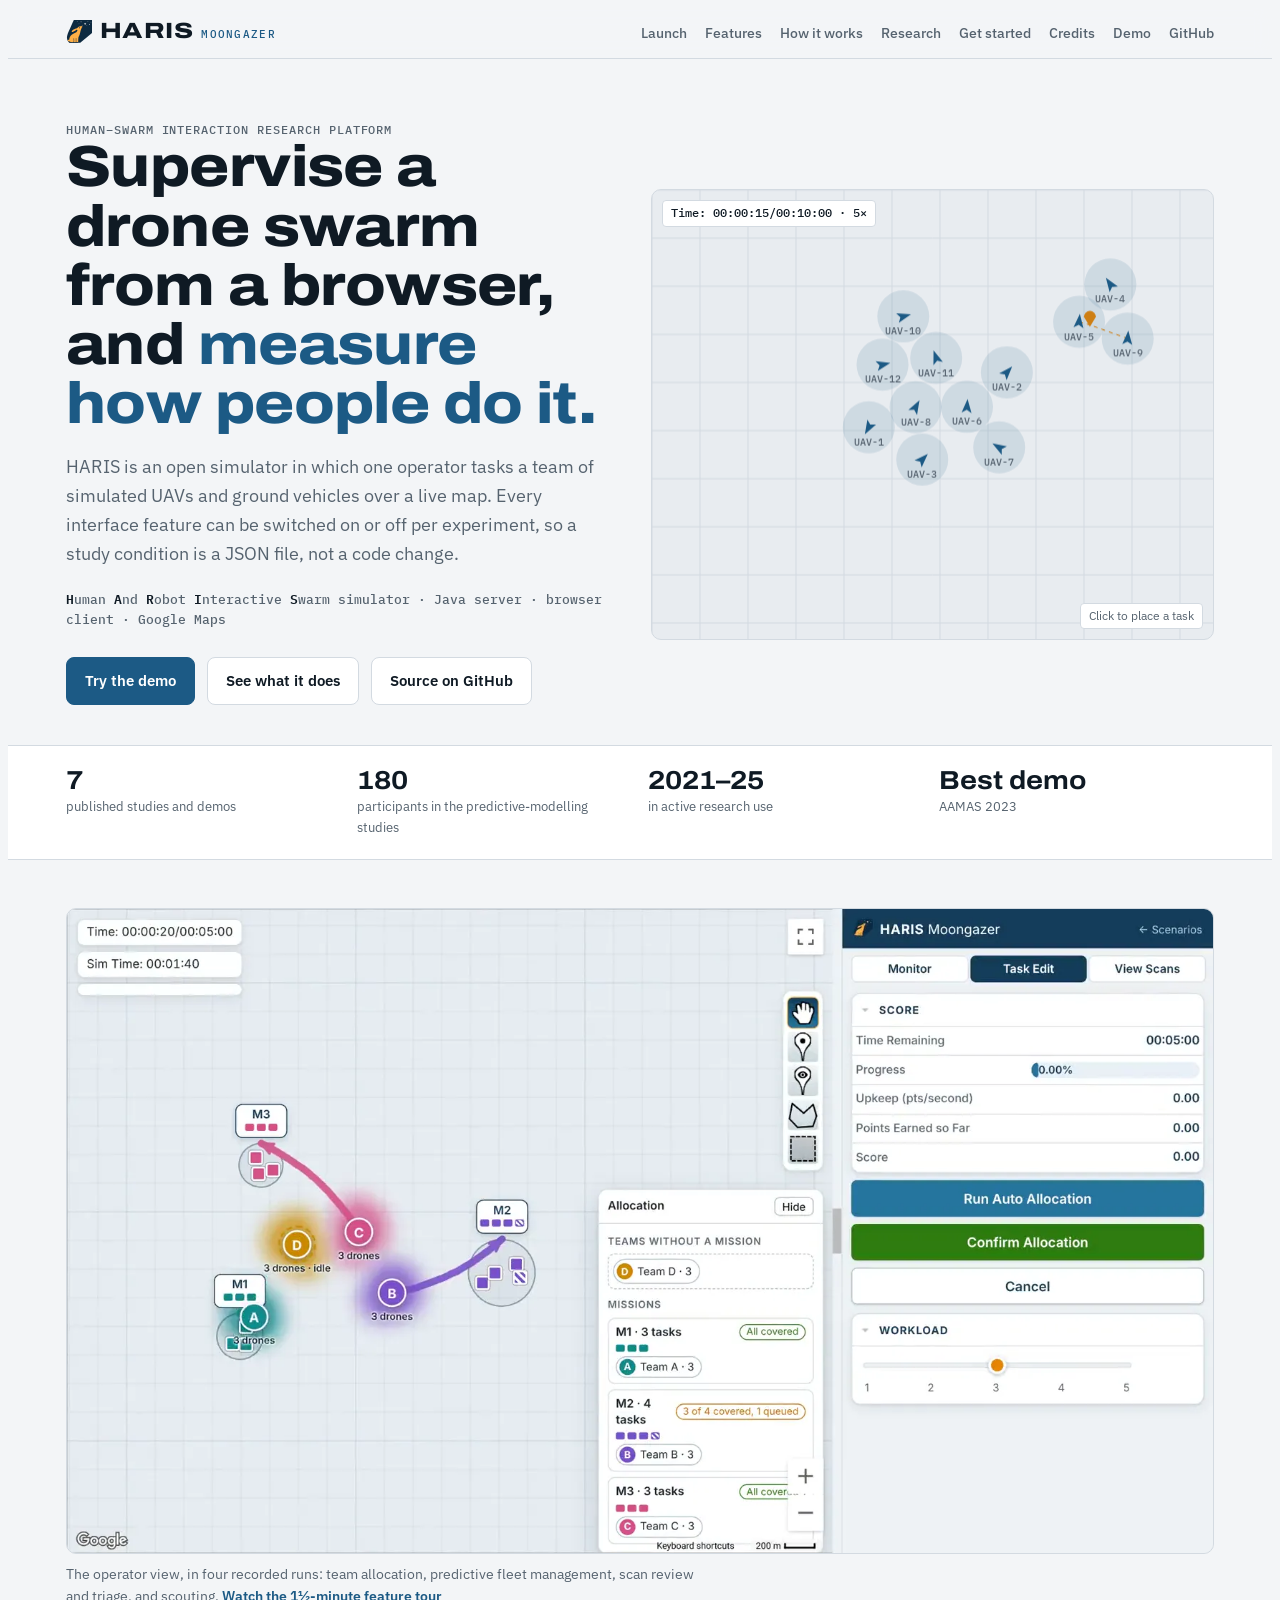
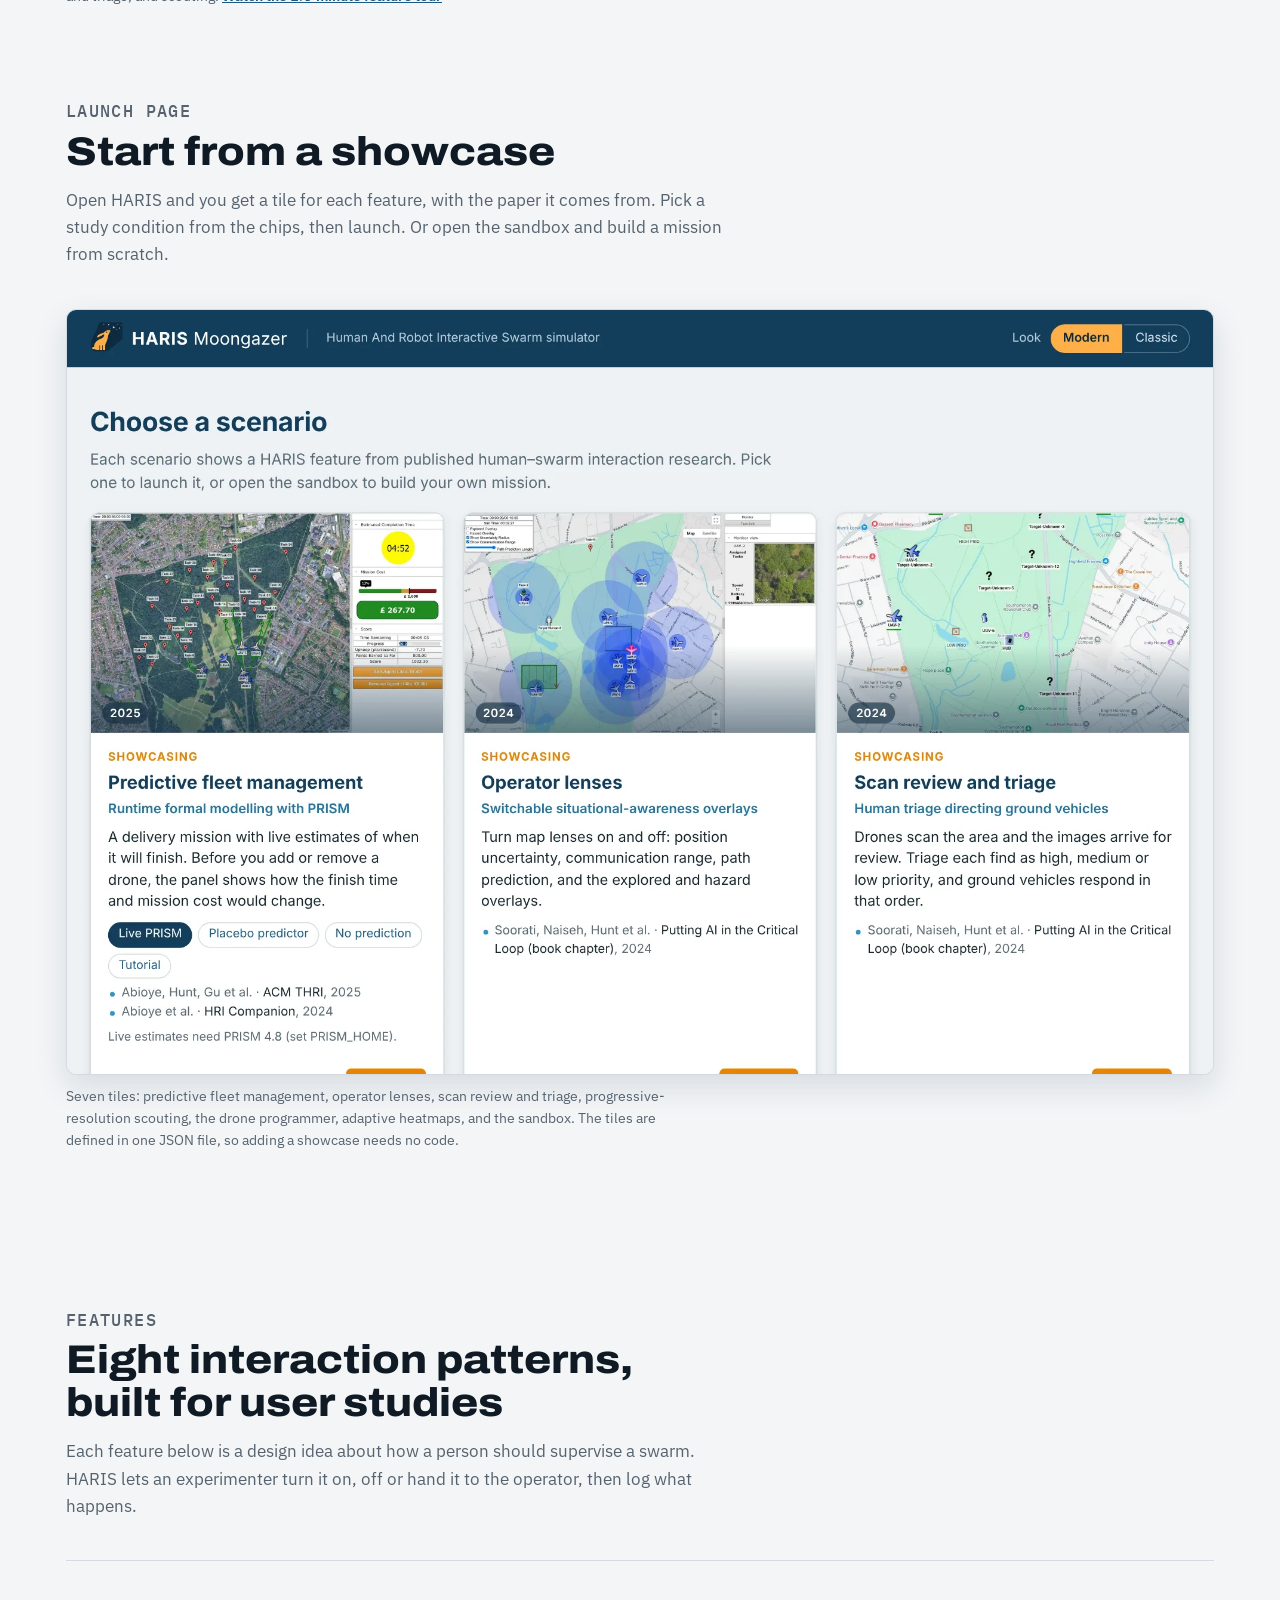
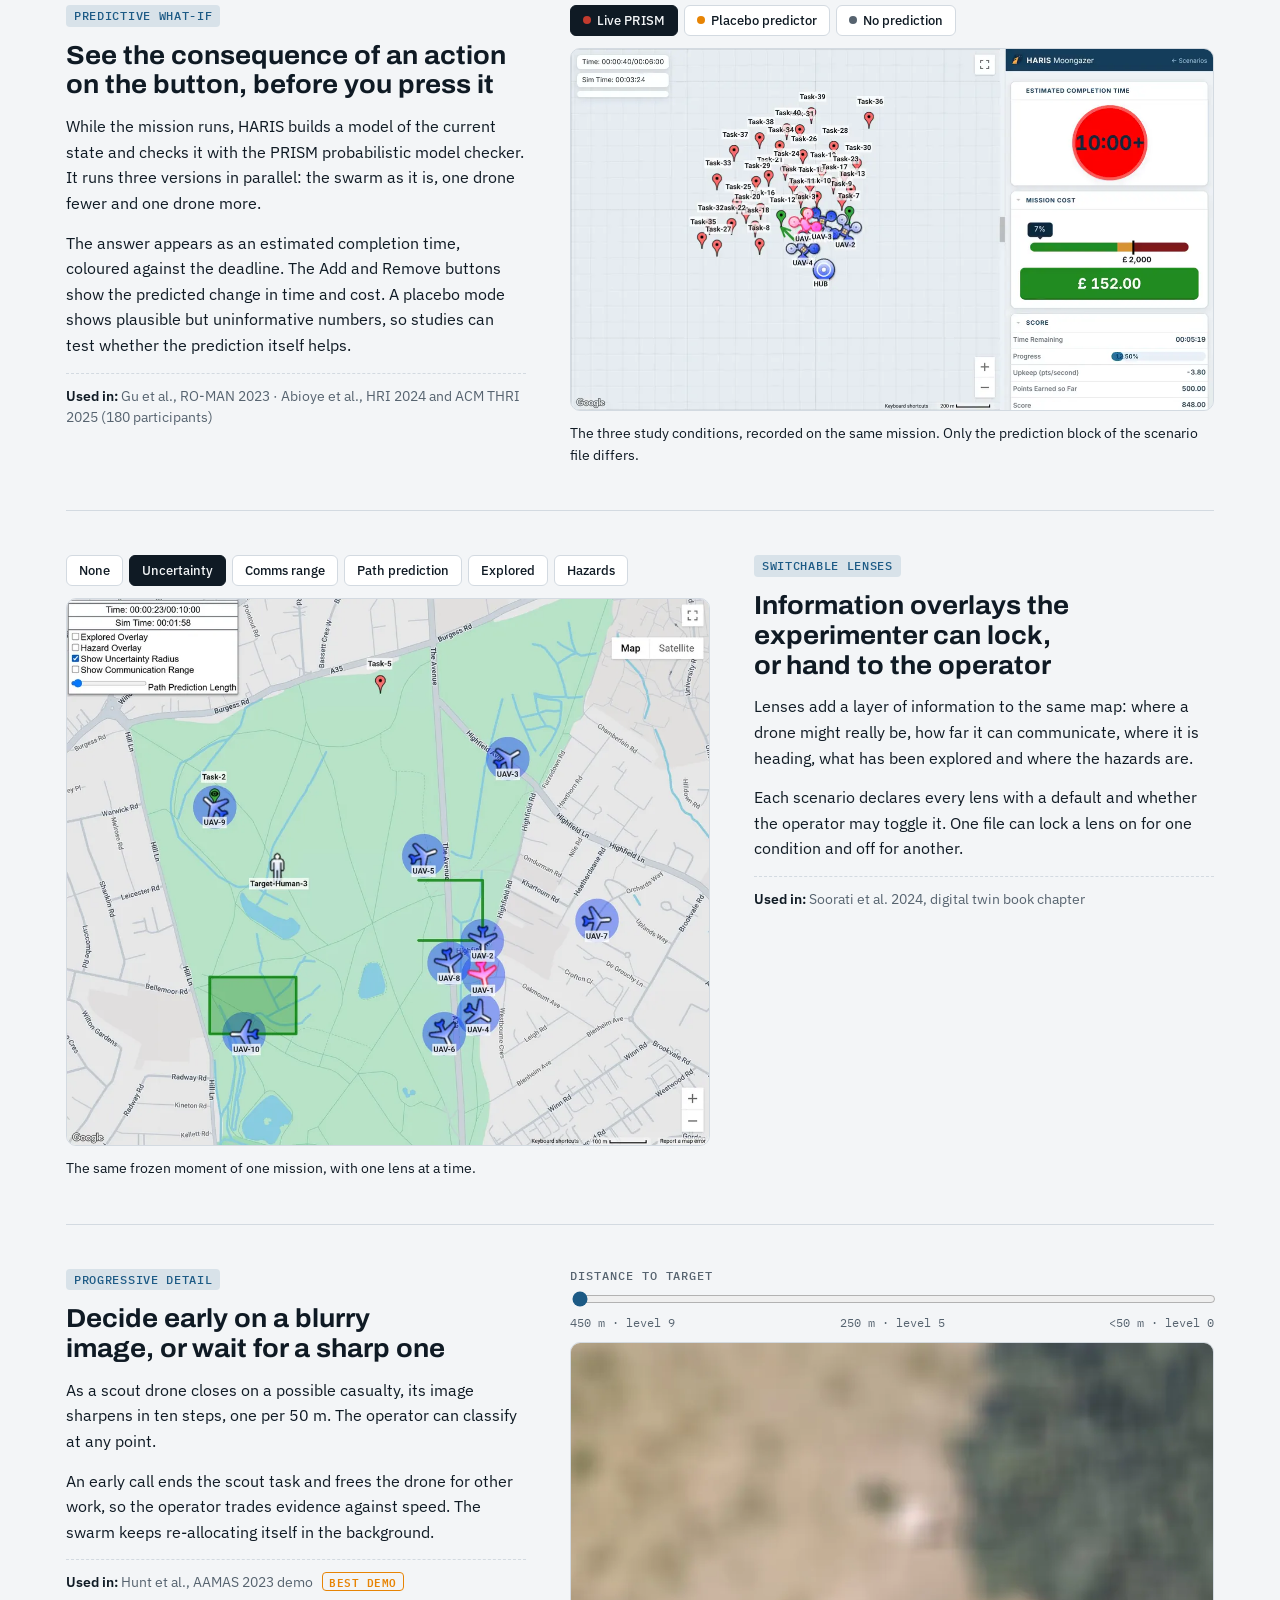
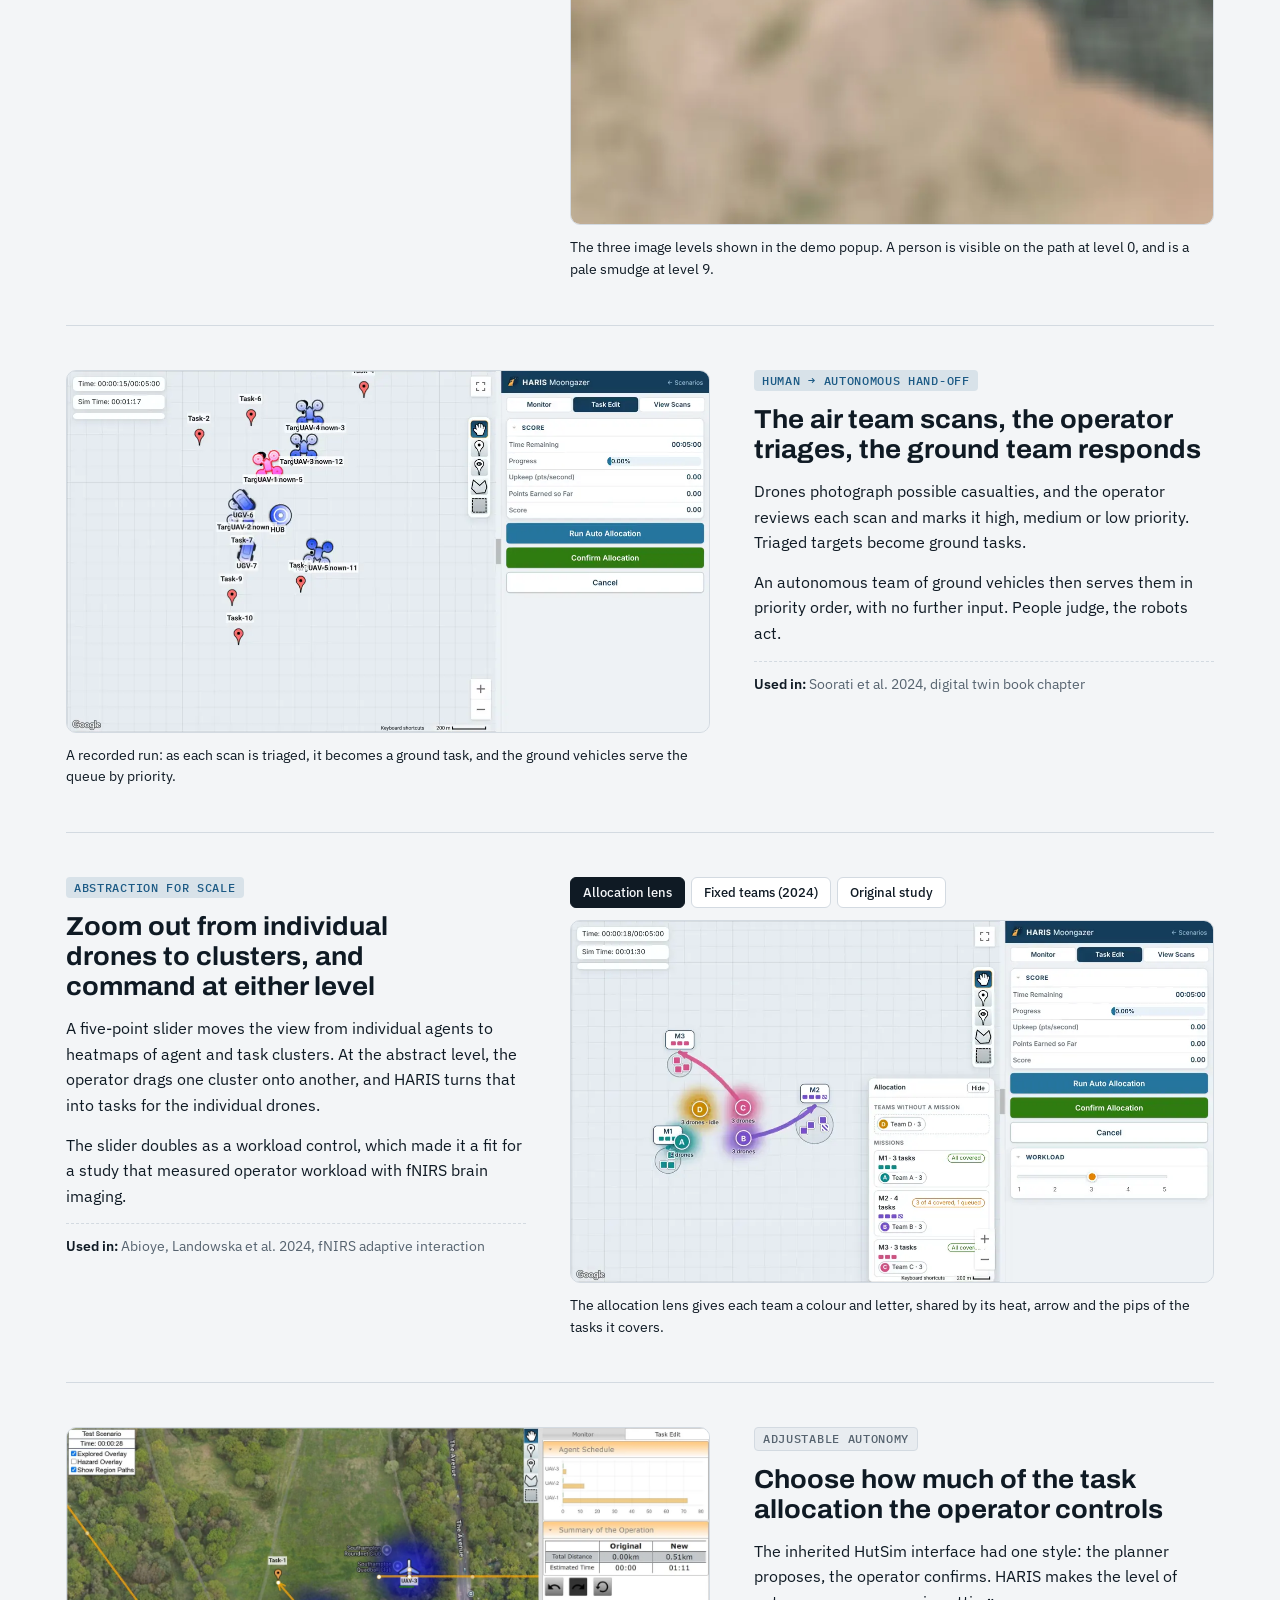
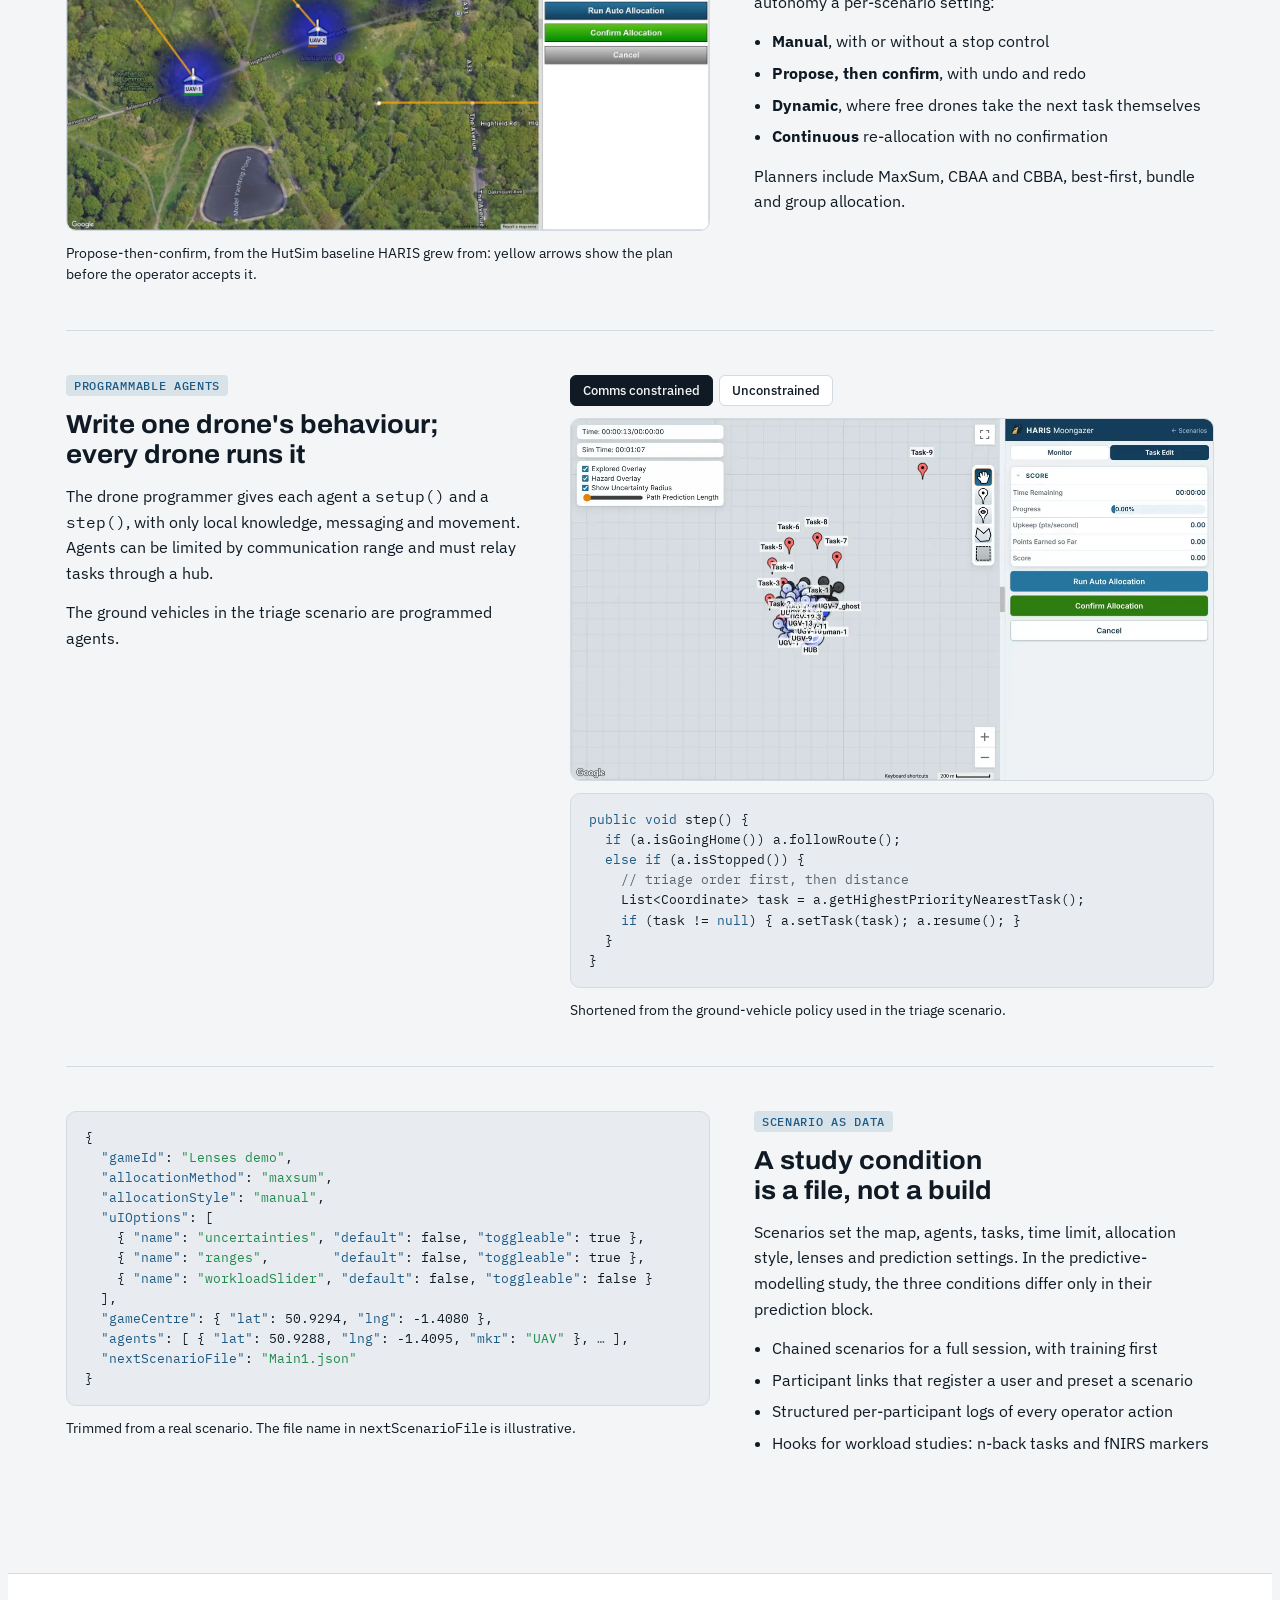
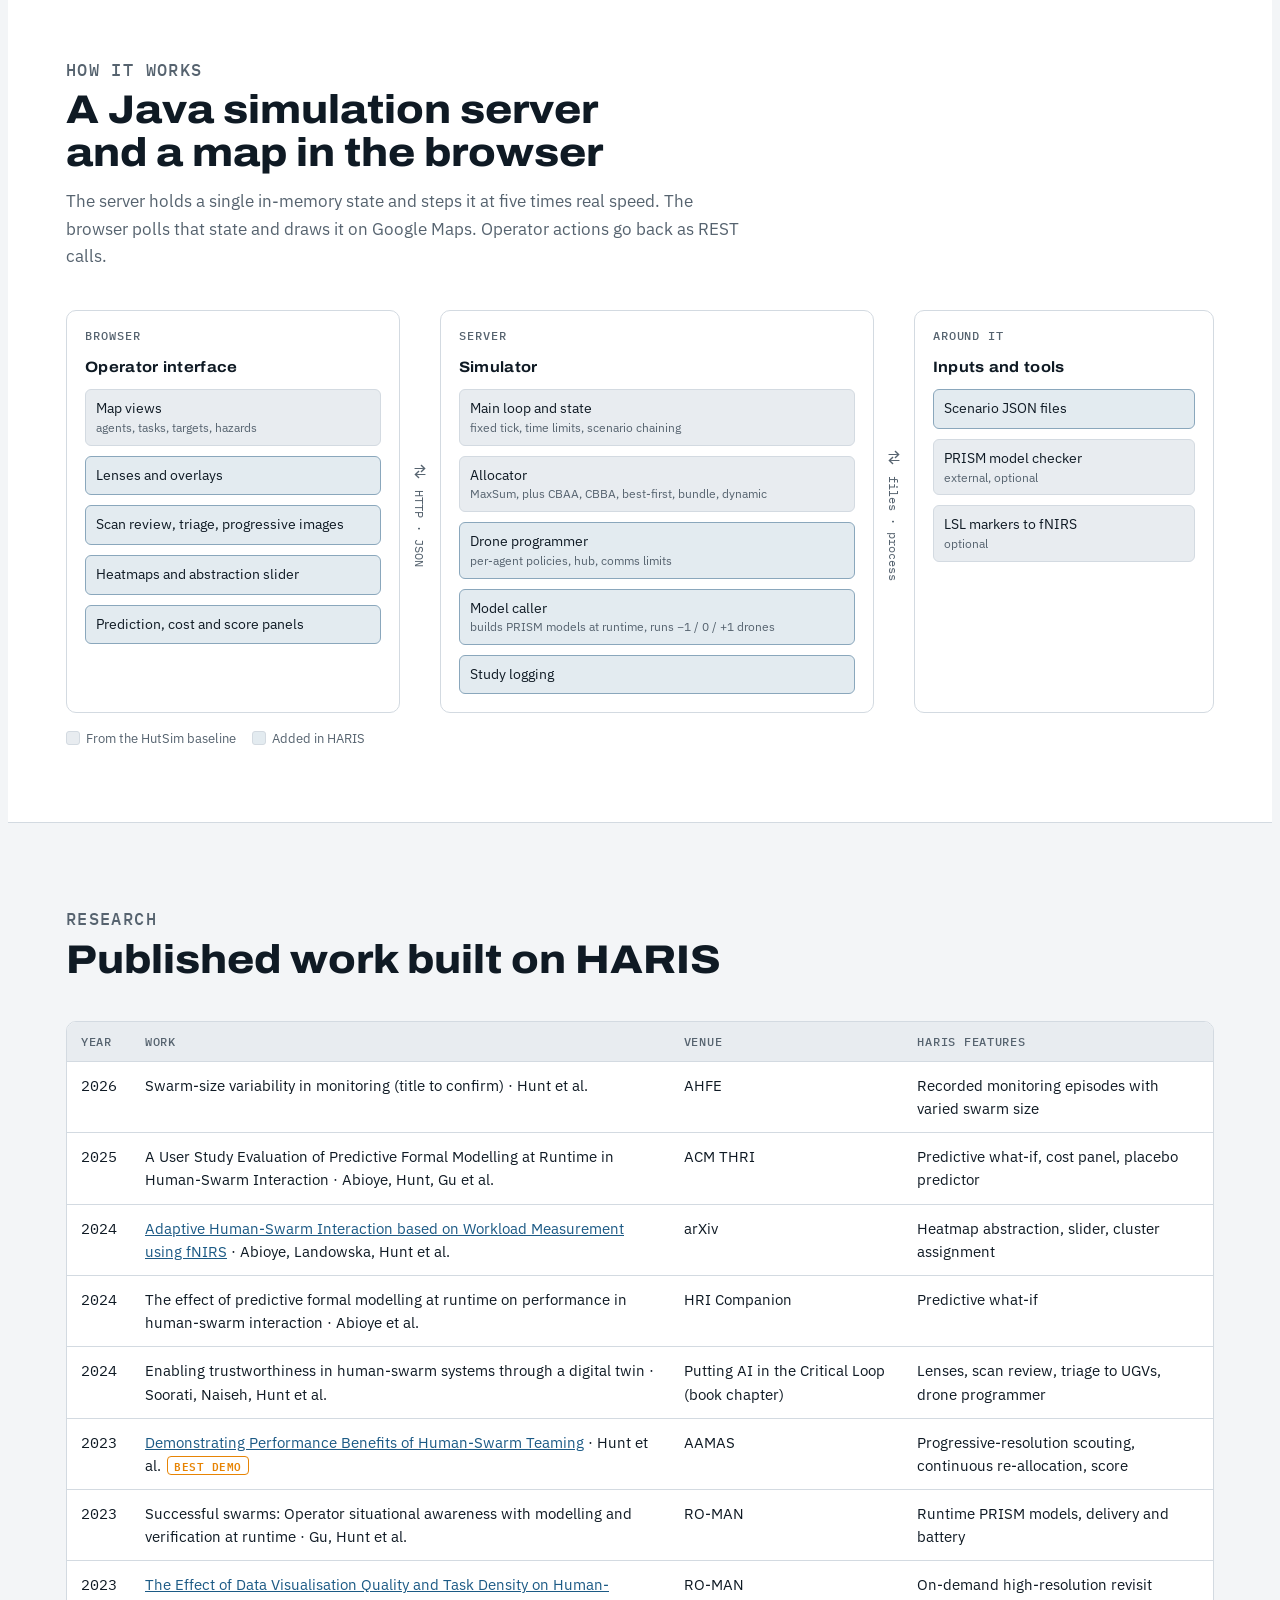
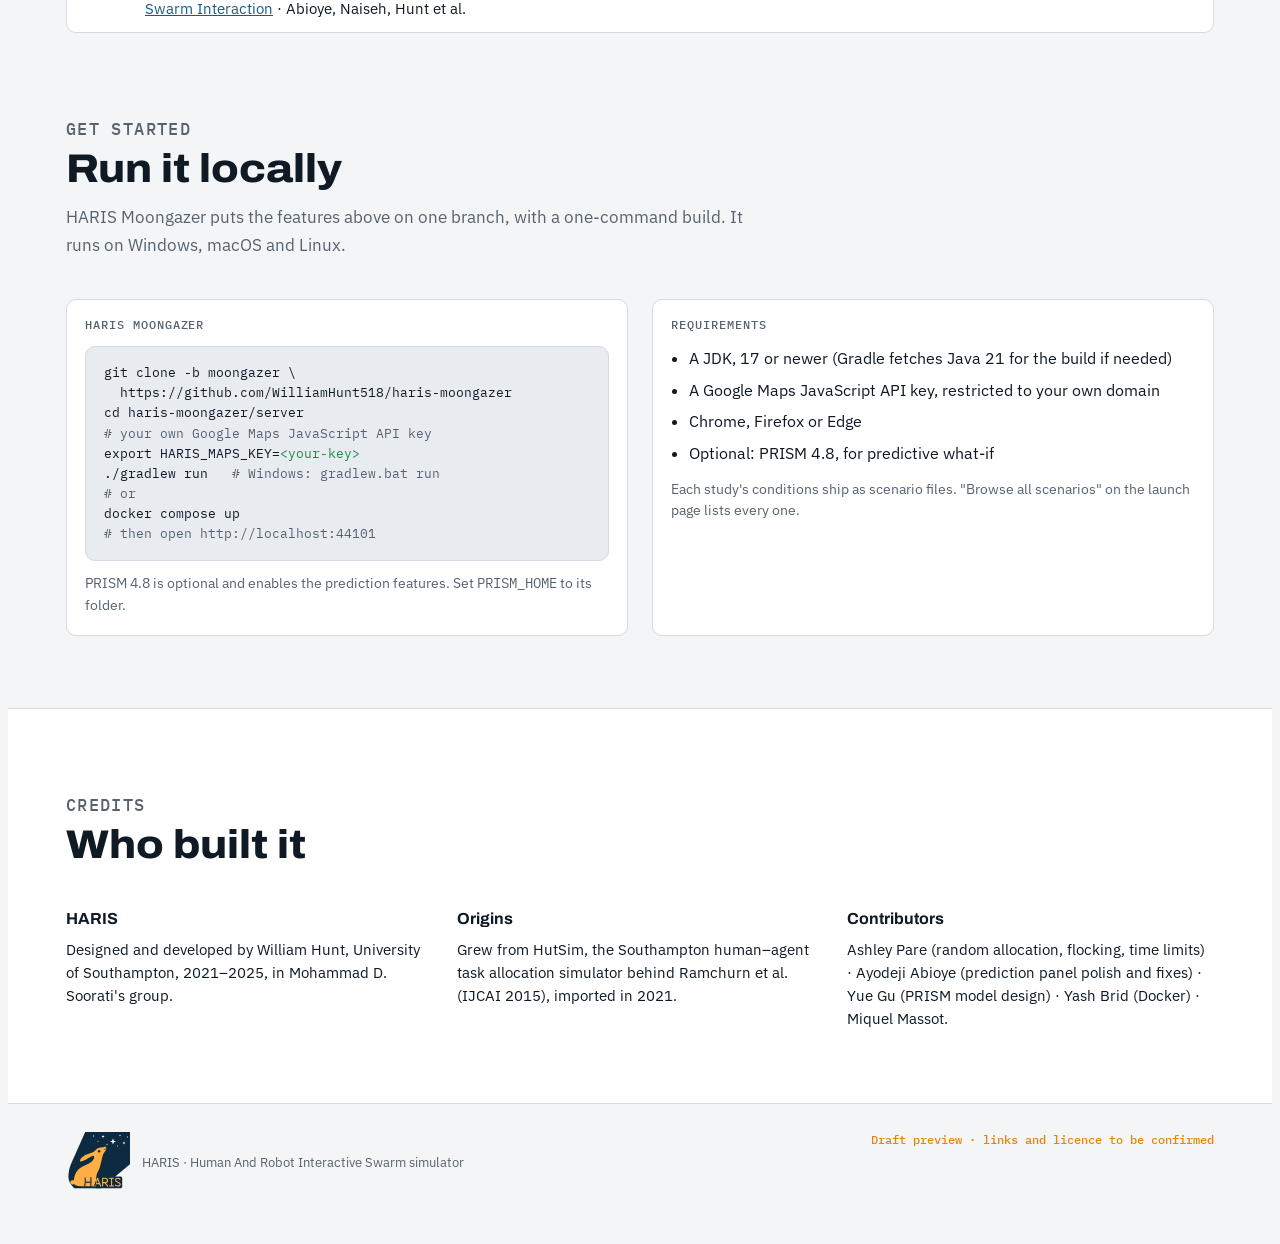
<file: site/index.html>
<!doctype html>
<html lang="en">
<meta charset="utf-8">
<meta name="viewport" content="width=device-width, initial-scale=1">
<title>HARIS Moongazer</title>
<meta name="claude:viewport-fit-sides" content="cover">
<link rel="preconnect" href="https://fonts.googleapis.com">
<link rel="preconnect" href="https://fonts.gstatic.com" crossorigin>
<link rel="stylesheet" href="https://fonts.googleapis.com/css2?family=Archivo:wdth,wght@62..125,400..800&family=IBM+Plex+Mono:wght@400;500&family=IBM+Plex+Sans:wght@400;500;600&display=swap">
<style>
/* Layout: ops-console showcase. Live swarm hero, then one band per interaction pattern with a working control beside each screenshot. */
:root{
  --bg:#f3f5f7; --surface:#ffffff; --sunk:#e8ecf0; --ink:#0f1a24; --muted:#56636f; --line:#d3dae1;
  --accent:#1c5a85; --accent-soft:rgba(28,90,133,.12); --signal:#e78404; --navy:#133d5b; --ok:#1f8a4c; --bad:#c23b2e;
  --display:"Archivo","Arial Narrow",system-ui,sans-serif;
  --body:"IBM Plex Sans",system-ui,-apple-system,"Segoe UI",sans-serif;
  --mono:"IBM Plex Mono",ui-monospace,"SFMono-Regular",Menlo,monospace;
  --maxw:1180px; --r:10px;
}
@media (prefers-color-scheme: dark){:root:not([data-theme="light"]){
  --bg:#0c131a; --surface:#131c25; --sunk:#0f171f; --ink:#e4ebf1; --muted:#97a5b2; --line:#253341;
  --accent:#6fb3e0; --accent-soft:rgba(111,179,224,.16); --signal:#ffaf46; --navy:#0d2a40; --ok:#4cc27f; --bad:#f07a6c; color-scheme:dark}}
:root[data-theme="dark"]{
  --bg:#0c131a; --surface:#131c25; --sunk:#0f171f; --ink:#e4ebf1; --muted:#97a5b2; --line:#253341;
  --accent:#6fb3e0; --accent-soft:rgba(111,179,224,.16); --signal:#ffaf46; --navy:#0d2a40; --ok:#4cc27f; --bad:#f07a6c; color-scheme:dark}

*{box-sizing:border-box}
body{background:var(--bg);color:var(--ink);font:16px/1.6 var(--body);-webkit-font-smoothing:antialiased}
a{color:var(--accent)}
:focus-visible{outline:2px solid var(--accent);outline-offset:3px;border-radius:4px}
.wrap{max-width:var(--maxw);margin:0 auto;padding-left:max(16px,env(safe-area-inset-left,0px));padding-right:max(16px,env(safe-area-inset-right,0px))}
h1,h2,h3{font-family:var(--display);text-wrap:balance;margin:0}
p{margin:0}
.mono{font-family:var(--mono)}
.eyebrow{font:500 12px/1.2 var(--mono);letter-spacing:.08em;text-transform:uppercase;color:var(--muted)}

/* launch page shot */
.launchshot{margin:28px 0 0}
.launchshot img{width:100%;height:auto;display:block;border:1px solid var(--line);border-radius:var(--r);box-shadow:0 12px 32px rgba(13,42,64,.12)}
.launchshot figcaption{margin-top:10px;color:var(--muted);font-size:14px}

/* header */
body::before{content:"";position:fixed;inset:0 0 auto;height:env(safe-area-inset-top,0px);z-index:10;background:var(--bg)}
header.top{position:sticky;top:env(safe-area-inset-top,0px);z-index:9;background:color-mix(in srgb,var(--bg) 88%,transparent);backdrop-filter:blur(8px);border-bottom:1px solid var(--line)}
header.top .wrap{display:flex;align-items:center;gap:24px;padding-block:12px}
.brand .mark{width:26px;height:26px;align-self:center}
.brand{display:flex;align-items:baseline;gap:8px;text-decoration:none;color:var(--ink)}
.brand b{font:800 22px/1 var(--display);font-stretch:125%;letter-spacing:.02em}
.brand span{font:500 11px/1 var(--mono);color:var(--accent);letter-spacing:.12em;text-transform:uppercase}
nav{display:flex;gap:18px;margin-left:auto;flex-wrap:wrap}
nav a{color:var(--muted);text-decoration:none;font-size:14px;font-weight:500}
nav a:hover{color:var(--ink)}
@media (max-width:640px){nav a:not(.gh){display:none}}

/* hero */
.hero .wrap{display:grid;grid-template-columns:minmax(0,1fr) minmax(0,1.05fr);gap:48px;align-items:center;padding-block:64px 40px}
.hero h1{font-weight:800;font-stretch:112%;font-size:clamp(34px,5vw,58px);line-height:1.02;letter-spacing:-.01em}
.hero h1 em{font-style:normal;color:var(--accent)}
.hero .lede{margin-top:20px;font-size:18px;color:var(--muted);max-width:52ch}
.acr{margin-top:22px;font:500 13px/1.5 var(--mono);color:var(--muted)}
.acr u{text-decoration:none;color:var(--ink);font-weight:600}
.cta{display:flex;gap:12px;flex-wrap:wrap;margin-top:28px}
.btn{display:inline-flex;align-items:center;gap:8px;padding:11px 18px;border-radius:8px;font-weight:600;font-size:15px;text-decoration:none;border:1px solid var(--line);color:var(--ink);background:var(--surface)}
.btn.primary{background:var(--accent);border-color:var(--accent);color:#fff}
:root[data-theme="dark"] .btn.primary{color:#0c131a}
@media (prefers-color-scheme: dark){:root:not([data-theme="light"]) .btn.primary{color:#0c131a}}
.console{position:relative;border:1px solid var(--line);border-radius:var(--r);background:var(--sunk);overflow:hidden;aspect-ratio:5/4;max-width:100%}
.console canvas{display:block;width:100%;height:100%;cursor:crosshair}
.hud{position:absolute;left:10px;top:10px;font:500 12px/1.4 var(--mono);background:var(--surface);border:1px solid var(--line);padding:4px 8px;border-radius:4px;font-variant-numeric:tabular-nums}
.hint{position:absolute;right:10px;bottom:10px;font:12px/1.3 var(--body);color:var(--muted);background:var(--surface);border:1px solid var(--line);padding:4px 8px;border-radius:4px}
@media (max-width:860px){.hero .wrap{grid-template-columns:1fr;gap:32px;padding-block:40px 24px}}

.facts{border-block:1px solid var(--line);background:var(--surface)}
.facts .wrap{display:grid;grid-template-columns:repeat(4,minmax(0,1fr));gap:16px;padding-block:20px}
.facts div{display:flex;flex-direction:column;gap:2px}
.facts strong{font:700 26px/1.1 var(--display);font-stretch:110%;font-variant-numeric:tabular-nums}
.facts span{font-size:13px;color:var(--muted)}
@media (max-width:640px){.facts .wrap{grid-template-columns:repeat(2,minmax(0,1fr))}}

.shot{padding-block:48px 8px}
figure{margin:0}
figure img,figure video{display:block;width:100%;height:auto;border-radius:var(--r);border:1px solid var(--line);background:var(--sunk)}
figcaption a{color:var(--accent);font-weight:600}
figcaption{margin-top:10px;font-size:13.5px;color:var(--muted);max-width:80ch}

/* sections */
section.block{padding-block:72px}
.sec-head{max-width:68ch;margin-bottom:40px}
.sec-head h2{font-weight:800;font-stretch:110%;font-size:clamp(28px,3.6vw,40px);line-height:1.08;margin-top:8px}
.sec-head p{margin-top:14px;color:var(--muted);font-size:17px}

.feature{display:grid;grid-template-columns:minmax(0,5fr) minmax(0,7fr);gap:44px;align-items:start;padding-block:44px;border-top:1px solid var(--line)}
.feature.flip{grid-template-columns:minmax(0,7fr) minmax(0,5fr)}
.feature.flip .text{order:2}
.feature .text{display:flex;flex-direction:column;gap:14px;min-width:0;position:sticky;top:90px}
.feature h3{font-weight:700;font-stretch:105%;font-size:26px;line-height:1.15}
.feature p{color:var(--ink)}
.feature .used{font-size:13.5px;color:var(--muted);border-top:1px dashed var(--line);padding-top:12px}
.feature .used b{color:var(--ink);font-weight:600}
.tag{display:inline-flex;gap:6px;align-items:center;font:500 11.5px/1 var(--mono);letter-spacing:.06em;text-transform:uppercase;color:var(--accent);background:var(--accent-soft);padding:5px 8px;border-radius:4px;width:max-content}
.tag.base{color:var(--muted);background:var(--sunk);border:1px solid var(--line)}
.media{min-width:0;display:flex;flex-direction:column;gap:12px}
.seg{display:flex;flex-wrap:wrap;gap:6px}
.seg button{font:500 13px/1 var(--body);padding:8px 12px;border-radius:6px;border:1px solid var(--line);background:var(--surface);color:var(--ink);cursor:pointer}
.seg button[aria-pressed="true"]{background:var(--ink);color:var(--bg);border-color:var(--ink)}
.seg button .dot{display:inline-block;width:8px;height:8px;border-radius:50%;margin-right:6px;vertical-align:1px}
.stage{position:relative}
.stage img{transition:opacity .25s}
.note{font-size:13.5px;color:var(--muted)}
ul.clean{margin:0;padding-left:18px;display:flex;flex-direction:column;gap:6px}
.range{display:flex;flex-direction:column;gap:6px}
.range input{width:100%;accent-color:var(--accent)}
.range .ticks{display:flex;justify-content:space-between;font:12px var(--mono);color:var(--muted)}
.duo{display:grid;grid-template-columns:1fr 1fr;gap:12px}
.duo img{aspect-ratio:900/675;object-fit:cover}
pre.code{margin:0;background:var(--sunk);border:1px solid var(--line);border-radius:var(--r);padding:16px 18px;overflow-x:auto;font:13px/1.55 var(--mono);color:var(--ink);max-width:100%}
pre.code .c{color:var(--muted)} pre.code .k{color:var(--accent)} pre.code .s{color:var(--ok)}
@media (max-width:860px){.feature,.feature.flip{grid-template-columns:1fr;gap:20px}.feature.flip .text{order:0}.feature .text{position:static}}

/* architecture */
.arch{display:grid;grid-template-columns:minmax(0,1fr) 40px minmax(0,1.3fr) 40px minmax(0,.9fr);align-items:stretch;gap:0}
.col{border:1px solid var(--line);background:var(--surface);border-radius:var(--r);padding:18px;display:flex;flex-direction:column;gap:10px;min-width:0}
.col h3{font-size:15px;font-stretch:110%;letter-spacing:.02em}
.col .eyebrow{margin-bottom:2px}
.chip{font-size:13.5px;padding:8px 10px;border-radius:6px;background:var(--sunk);border:1px solid var(--line)}
.chip.new{background:var(--accent-soft);border-color:color-mix(in srgb,var(--accent) 40%,var(--line))}
.chip small{display:block;color:var(--muted);font-size:12px;line-height:1.4}
.wire{display:flex;align-items:center;justify-content:center;color:var(--muted);font:12px var(--mono);writing-mode:vertical-rl}
.wire::before{content:"⇄";writing-mode:horizontal-tb;font-size:20px;margin-bottom:6px}
.legend{display:flex;gap:16px;flex-wrap:wrap;margin-top:16px;font-size:13px;color:var(--muted)}
.legend i{display:inline-block;width:14px;height:14px;border-radius:3px;vertical-align:-2px;margin-right:6px;border:1px solid var(--line)}
@media (max-width:860px){.arch{grid-template-columns:1fr}.wire{writing-mode:horizontal-tb;padding:8px}.wire::before{content:"⇅";margin:0 8px 0 0}}

/* research table */
.tbl{overflow-x:auto;border:1px solid var(--line);border-radius:var(--r);background:var(--surface)}
table{border-collapse:collapse;width:100%;min-width:720px;font-size:14.5px}
th,td{text-align:left;padding:12px 14px;border-bottom:1px solid var(--line);vertical-align:top}
th{font:500 12px var(--mono);text-transform:uppercase;letter-spacing:.06em;color:var(--muted);background:var(--sunk)}
tr:last-child td{border-bottom:0}
td.y{font-family:var(--mono);font-variant-numeric:tabular-nums;white-space:nowrap}
.award{display:inline-block;margin-left:6px;font:600 11px/1 var(--mono);color:var(--signal);border:1px solid currentColor;padding:3px 6px;border-radius:4px;text-transform:uppercase;letter-spacing:.05em}

.start{display:grid;grid-template-columns:minmax(0,1fr) minmax(0,1fr);gap:24px}
.start .col{gap:12px}
@media (max-width:860px){.start{grid-template-columns:1fr}}
.credits{display:grid;grid-template-columns:repeat(3,minmax(0,1fr));gap:24px}
.credits div{display:flex;flex-direction:column;gap:6px;font-size:14.5px}
.credits h3{font-size:16px}
@media (max-width:860px){.credits{grid-template-columns:1fr}}

footer{border-top:1px solid var(--line);padding-block:28px 40px;color:var(--muted);font-size:13px}
footer .wrap{display:flex;gap:16px;flex-wrap:wrap;justify-content:space-between}
.draft{font:500 12px var(--mono);color:var(--signal)}
@media (prefers-reduced-motion:reduce){.stage img{transition:none}}
.fbrand{display:inline-flex;align-items:center;gap:12px}
.fbrand img{flex:none}
</style>

<header class="top">
  <div class="wrap">
    <a class="brand" href="#top"><svg class="mark" viewBox="0 0 64 64" aria-hidden="true"><path d="M19.2 0H64V32.2L35.1 56.2H8.2C4.6 52.9 2.4 48.8 2.4 44.5C2.4 39.5 3.6 35.4 5.2 31.4Z" fill="#0d2a40"/><g transform="translate(-2.5 0)"><path d="M16.89 29.47C20.45 29.85 28.33 23.53 29.54 23.76C32.13 24.24 29.80 28.42 27.85 29.88C26.31 31.05 24.53 31.82 22.80 32.67C20.73 33.69 18.44 34.67 16.57 36.02C12.59 38.90 10.76 43.88 10.32 48.57C9.75 48.59 9.34 48.26 8.74 48.36C5.20 48.99 7.19 54.27 10.55 52.09C13.05 55.37 22.12 54.54 25.89 54.54C28.11 54.54 30.39 54.69 32.60 54.52C32.93 50.78 32.29 46.83 33.03 43.14C33.46 40.96 35.01 38.93 35.79 36.84C36.94 33.75 37.40 30.48 38.28 27.32C38.80 25.44 39.18 23.26 40.10 21.53C40.85 20.10 42.15 19.05 42.69 17.49C43.09 16.30 42.89 15.54 42.02 14.71C41.87 14.56 41.85 14.41 41.63 14.39C41.29 14.39 40.12 15.11 39.50 15.22C38.21 15.45 36.88 15.49 35.61 15.83C32.87 16.55 31.79 19.11 29.39 20.31C26.68 21.68 23.58 21.80 20.97 23.50C19.62 24.38 15.50 27.57 16.89 29.47Z" fill="#ffaf46" fill-rule="evenodd"/><rect x="11" y="54.6" width="21.5" height="1.45" fill="#0d2a40"/><path d="M21.6 46C22.3 49.6 21.6 52.9 21.1 55.4M27.4 45.6V55.4" fill="none" stroke="#0d2a40" stroke-width="1.1" stroke-linecap="round"/><path d="M43.1 16.1C42.5 16.9 41.7 17.4 40.8 17.5" fill="none" stroke="#0d2a40" stroke-width="0.67" stroke-linecap="round"/><circle cx="35.57" cy="19.18" r="1.28" fill="#0d2a40"/></g><path d="M47 6.5L47.84 8.66L50.0 9.5L47.84 10.34L47 12.5L46.16 10.34L44.0 9.5L46.16 8.66Z" fill="#fff"/><path d="M37 2.9L37.448 4.052L38.6 4.5L37.448 4.948L37 6.1L36.552 4.948L35.4 4.5L36.552 4.052Z" fill="#fff"/><path d="M58 9.5L58.42 10.58L59.5 11L58.42 11.42L58 12.5L57.58 11.42L56.5 11L57.58 10.58Z" fill="#fff"/><path d="M27.5 3.0L27.78 3.7199999999999998L28.5 4L27.78 4.28L27.5 5.0L27.22 4.28L26.5 4L27.22 3.7199999999999998Z" fill="#fff"/><path d="M54 2.4L54.308 3.192L55.1 3.5L54.308 3.808L54 4.6L53.692 3.808L52.9 3.5L53.692 3.192Z" fill="#fff"/><path d="M41 11.5L41.28 12.22L42.0 12.5L41.28 12.78L41 13.5L40.72 12.78L40.0 12.5L40.72 12.22Z" fill="#fff"/><path d="M61.5 4.1L61.752 4.748L62.4 5L61.752 5.252L61.5 5.9L61.248 5.252L60.6 5L61.248 4.748Z" fill="#fff"/><path d="M32 8.7L32.224 9.276L32.8 9.5L32.224 9.724L32 10.3L31.776 9.724L31.2 9.5L31.776 9.276Z" fill="#fff"/><path d="M51.5 13.2L51.724 13.776L52.3 14L51.724 14.224L51.5 14.8L51.276 14.224L50.7 14L51.276 13.776Z" fill="#fff"/></svg><b>HARIS</b><span>Moongazer</span></a>
    <nav aria-label="Sections">
      <a href="#launch">Launch</a>
      <a href="#features">Features</a>
      <a href="#how">How it works</a>
      <a href="#research">Research</a>
      <a href="#start">Get started</a>
      <a href="#credits">Credits</a>
      <a href="app/">Demo</a>
      <a class="gh" href="https://github.com/WilliamHunt518/haris-moongazer">GitHub</a>
    </nav>
  </div>
</header>

<main id="top">
<section class="hero">
  <div class="wrap">
    <div>
      <p class="eyebrow">Human–swarm interaction research platform</p>
      <h1>Supervise a drone swarm from a browser, and <em>measure how people do it.</em></h1>
      <p class="lede">HARIS is an open simulator in which one operator tasks a team of simulated UAVs and ground vehicles over a live map. Every interface feature can be switched on or off per experiment, so a study condition is a JSON file, not a code change.</p>
      <p class="acr"><u>H</u>uman <u>A</u>nd <u>R</u>obot <u>I</u>nteractive <u>S</u>warm simulator · Java server · browser client · Google Maps</p>
      <div class="cta">
        <a class="btn primary" href="app/">Try the demo</a>
        <a class="btn" href="#features">See what it does</a>
        <a class="btn" href="https://github.com/WilliamHunt518/haris-moongazer">Source on GitHub</a>
      </div>
    </div>
    <div class="console" id="console">
      <canvas id="swarm" aria-label="Animated swarm: click to place a task and the nearest drones fly to it" role="img"></canvas>
      <div class="hud" id="hud">Time: 00:00:00/00:10:00</div>
      <div class="hint">Click to place a task</div>
    </div>
  </div>
</section>

<div class="facts">
  <div class="wrap">
    <div><strong>7</strong><span>published studies and demos</span></div>
    <div><strong>180</strong><span>participants in the predictive-modelling studies</span></div>
    <div><strong>2021–25</strong><span>in active research use</span></div>
    <div><strong>Best demo</strong><span>AAMAS 2023</span></div>
  </div>
</div>

<div class="wrap shot">
  <figure>
    <video src="media/overview.mp4" poster="media/overview.webp" width="1600" height="900" muted loop playsinline autoplay aria-label="HARIS operator view in four recorded runs: drone teams flying to missions, a delivery mission with live completion estimates, scan and triage with ground vehicles, and progressive-resolution scouting"></video>
    <figcaption>The operator view, in four recorded runs: team allocation, predictive fleet management, scan review and triage, and scouting. <a href="media/tour.mp4">Watch the 1½-minute feature tour</a></figcaption>
  </figure>
</div>

<section class="block" id="launch">
  <div class="wrap">
    <div class="sec-head">
      <p class="eyebrow">Launch page</p>
      <h2>Start from a showcase</h2>
      <p>Open HARIS and you get a tile for each feature, with the paper it comes from. Pick a study condition from the chips, then launch. Or open the sandbox and build a mission from scratch.</p>
    </div>
    <figure class="launchshot">
      <img src="img/launch.webp" width="1800" height="1200" loading="lazy" alt="The HARIS Moongazer launch page: tiles for predictive fleet management, operator lenses, scan review and triage, progressive-resolution scouting, drone programmer, adaptive abstraction and the sandbox">
      <figcaption>Seven tiles: predictive fleet management, operator lenses, scan review and triage, progressive-resolution scouting, the drone programmer, adaptive heatmaps, and the sandbox. The tiles are defined in one JSON file, so adding a showcase needs no code.</figcaption>
    </figure>
  </div>
</section>

<section class="block" id="features">
  <div class="wrap">
    <div class="sec-head">
      <p class="eyebrow">Features</p>
      <h2>Eight interaction patterns, built for user studies</h2>
      <p>Each feature below is a design idea about how a person should supervise a swarm. HARIS lets an experimenter turn it on, off or hand it to the operator, then log what happens.</p>
    </div>

    <!-- 1 PFM -->
    <article class="feature" id="predict">
      <div class="text">
        <span class="tag">Predictive what-if</span>
        <h3>See the consequence of an action on the button, before you press it</h3>
        <p>While the mission runs, HARIS builds a model of the current state and checks it with the PRISM probabilistic model checker. It runs three versions in parallel: the swarm as it is, one drone fewer and one drone more.</p>
        <p>The answer appears as an estimated completion time, coloured against the deadline. The Add and Remove buttons show the predicted change in time and cost. A placebo mode shows plausible but uninformative numbers, so studies can test whether the prediction itself helps.</p>
        <p class="used"><b>Used in:</b> Gu et al., RO-MAN 2023 · Abioye et al., HRI 2024 and ACM THRI 2025 (180 participants)</p>
      </div>
      <div class="media">
        <div class="seg" role="group" aria-label="Study condition" data-switch="pfm">
          <button aria-pressed="true" data-src="media/pfm_live.mp4"><span class="dot" style="background:var(--bad)"></span>Live PRISM</button>
          <button aria-pressed="false" data-src="media/pfm_placebo.mp4"><span class="dot" style="background:var(--signal)"></span>Placebo predictor</button>
          <button aria-pressed="false" data-src="media/pfm_none.mp4"><span class="dot" style="background:var(--muted)"></span>No prediction</button>
        </div>
        <figure class="stage"><video id="pfm" src="media/pfm_live.mp4" poster="media/pfm_live.webp" width="1280" height="720" muted loop playsinline autoplay preload="none" aria-label="Delivery mission with estimated completion time, mission cost and Add or Remove Agent buttons"></video></figure>
        <p class="note">The three study conditions, recorded on the same mission. Only the prediction block of the scenario file differs.</p>
      </div>
    </article>

    <!-- 2 Lenses -->
    <article class="feature flip" id="lenses">
      <div class="text">
        <span class="tag">Switchable lenses</span>
        <h3>Information overlays the experimenter can lock, or hand to the operator</h3>
        <p>Lenses add a layer of information to the same map: where a drone might really be, how far it can communicate, where it is heading, what has been explored and where the hazards are.</p>
        <p>Each scenario declares every lens with a default and whether the operator may toggle it. One file can lock a lens on for one condition and off for another.</p>
        <p class="used"><b>Used in:</b> Soorati et al. 2024, digital twin book chapter</p>
      </div>
      <div class="media">
        <div class="seg" role="group" aria-label="Lens" data-switch="lens">
          <button aria-pressed="false" data-src="img/lens_base.webp">None</button>
          <button aria-pressed="true" data-src="img/lens_uncertainty.webp">Uncertainty</button>
          <button aria-pressed="false" data-src="img/lens_commsrange.webp">Comms range</button>
          <button aria-pressed="false" data-src="img/lens_prediction.webp">Path prediction</button>
          <button aria-pressed="false" data-src="img/lens_explored.webp">Explored</button>
          <button aria-pressed="false" data-src="img/lens_hazard.webp">Hazards</button>
        </div>
        <figure class="stage"><img id="lens" src="img/lens_uncertainty.webp" width="1100" height="935" alt="Map of the swarm with the selected lens applied"></figure>
        <p class="note">The same frozen moment of one mission, with one lens at a time.</p>
      </div>
    </article>

    <!-- 3 Progressive resolution -->
    <article class="feature" id="resolution">
      <div class="text">
        <span class="tag">Progressive detail</span>
        <h3>Decide early on a blurry image, or wait for a sharp one</h3>
        <p>As a scout drone closes on a possible casualty, its image sharpens in ten steps, one per 50 m. The operator can classify at any point.</p>
        <p>An early call ends the scout task and frees the drone for other work, so the operator trades evidence against speed. The swarm keeps re-allocating itself in the background.</p>
        <p class="used"><b>Used in:</b> Hunt et al., AAMAS 2023 demo <span class="award">Best demo</span></p>
      </div>
      <div class="media">
        <div class="range">
          <label for="dist" class="eyebrow">Distance to target</label>
          <input type="range" id="dist" min="0" max="2" step="1" value="0" aria-valuetext="450 metres, level 9">
          <div class="ticks"><span>450 m · level 9</span><span>250 m · level 5</span><span>&lt;50 m · level 0</span></div>
        </div>
        <figure class="stage"><img id="lv" src="img/lv9.webp" width="900" height="675" alt="Aerial image of a possible casualty at the selected resolution level"></figure>
        <p class="note">The three image levels shown in the demo popup. A person is visible on the path at level 0, and is a pale smudge at level 9.</p>
      </div>
    </article>

    <!-- 4 Triage -->
    <article class="feature flip" id="triage">
      <div class="text">
        <span class="tag">Human → autonomous hand-off</span>
        <h3>The air team scans, the operator triages, the ground team responds</h3>
        <p>Drones photograph possible casualties, and the operator reviews each scan and marks it high, medium or low priority. Triaged targets become ground tasks.</p>
        <p>An autonomous team of ground vehicles then serves them in priority order, with no further input. People judge, the robots act.</p>
        <p class="used"><b>Used in:</b> Soorati et al. 2024, digital twin book chapter</p>
      </div>
      <div class="media">
        <figure class="stage"><video id="tri" src="media/tri.mp4" poster="media/tri.webp" width="1280" height="720" muted loop playsinline autoplay preload="none" aria-label="Drones scan possible casualties while ground vehicles drive to the targets the operator has triaged"></video></figure>
        <p class="note">A recorded run: as each scan is triaged, it becomes a ground task, and the ground vehicles serve the queue by priority.</p>
      </div>
    </article>

    <!-- 5 Heatmaps -->
    <article class="feature" id="abstraction">
      <div class="text">
        <span class="tag">Abstraction for scale</span>
        <h3>Zoom out from individual drones to clusters, and command at either level</h3>
        <p>A five-point slider moves the view from individual agents to heatmaps of agent and task clusters. At the abstract level, the operator drags one cluster onto another, and HARIS turns that into tasks for the individual drones.</p>
        <p>The slider doubles as a workload control, which made it a fit for a study that measured operator workload with fNIRS brain imaging.</p>
        <p class="used"><b>Used in:</b> Abioye, Landowska et al. 2024, fNIRS adaptive interaction</p>
      </div>
      <div class="media">
        <div class="seg" role="group" aria-label="Heatmap version" data-switch="heat">
          <button aria-pressed="true" data-src="media/heat_lens.mp4">Allocation lens</button>
          <button aria-pressed="false" data-src="media/heat_teams.mp4">Fixed teams (2024)</button>
          <button aria-pressed="false" data-src="media/heat_study.mp4">Original study</button>
        </div>
        <figure class="stage"><video id="heat" src="media/heat_lens.mp4" poster="media/heat_lens.webp" width="1280" height="720" muted loop playsinline autoplay preload="none" aria-label="Drone teams drawn as coloured clusters flying to mission zones, with an allocation board listing which team covers which mission"></video></figure>
        <p class="note">The allocation lens gives each team a colour and letter, shared by its heat, arrow and the pips of the tasks it covers.</p>
      </div>
    </article>

    <!-- 6 Allocation -->
    <article class="feature flip" id="allocation">
      <div class="text">
        <span class="tag base">Adjustable autonomy</span>
        <h3>Choose how much of the task allocation the operator controls</h3>
        <p>The inherited HutSim interface had one style: the planner proposes, the operator confirms. HARIS makes the level of autonomy a per-scenario setting:</p>
        <ul class="clean">
          <li><b>Manual</b>, with or without a stop control</li>
          <li><b>Propose, then confirm</b>, with undo and redo</li>
          <li><b>Dynamic</b>, where free drones take the next task themselves</li>
          <li><b>Continuous</b> re-allocation with no confirmation</li>
        </ul>
        <p>Planners include MaxSum, CBAA and CBBA, best-first, bundle and group allocation.</p>
      </div>
      <div class="media">
        <figure><img src="img/alloc.webp" width="1600" height="1000" loading="lazy" alt="Allocation preview with yellow arrows from drones to proposed tasks, awaiting confirmation"></figure>
        <p class="note">Propose-then-confirm, from the HutSim baseline HARIS grew from: yellow arrows show the plan before the operator accepts it.</p>
      </div>
    </article>

    <!-- 7 Programmer -->
    <article class="feature" id="programmer">
      <div class="text">
        <span class="tag">Programmable agents</span>
        <h3>Write one drone's behaviour; every drone runs it</h3>
        <p>The drone programmer gives each agent a <span class="mono">setup()</span> and a <span class="mono">step()</span>, with only local knowledge, messaging and movement. Agents can be limited by communication range and must relay tasks through a hub.</p>
        <p>The ground vehicles in the triage scenario are programmed agents.</p>
      </div>
      <div class="media">
        <div class="seg" role="group" aria-label="Communication" data-switch="prog">
          <button aria-pressed="true" data-src="media/prog_c.mp4">Comms constrained</button>
          <button aria-pressed="false" data-src="media/prog_u.mp4">Unconstrained</button>
        </div>
        <figure class="stage"><video id="prog" src="media/prog_c.mp4" poster="media/prog_c.webp" width="1280" height="720" muted loop playsinline autoplay preload="none" aria-label="Programmed agents spreading from a hub under communication limits"></video></figure>
<pre class="code" aria-label="Example policy"><span class="k">public void</span> step() {
  <span class="k">if</span> (a.isGoingHome()) a.followRoute();
  <span class="k">else if</span> (a.isStopped()) {
    <span class="c">// triage order first, then distance</span>
    List&lt;Coordinate&gt; task = a.getHighestPriorityNearestTask();
    <span class="k">if</span> (task != <span class="k">null</span>) { a.setTask(task); a.resume(); }
  }
}</pre>
        <p class="note">Shortened from the ground-vehicle policy used in the triage scenario.</p>
      </div>
    </article>

    <!-- 8 Scenario -->
    <article class="feature flip" id="scenarios">
      <div class="text">
        <span class="tag">Scenario as data</span>
        <h3>A study condition is a file, not a build</h3>
        <p>Scenarios set the map, agents, tasks, time limit, allocation style, lenses and prediction settings. In the predictive-modelling study, the three conditions differ only in their prediction block.</p>
        <ul class="clean">
          <li>Chained scenarios for a full session, with training first</li>
          <li>Participant links that register a user and preset a scenario</li>
          <li>Structured per-participant logs of every operator action</li>
          <li>Hooks for workload studies: n-back tasks and fNIRS markers</li>
        </ul>
      </div>
      <div class="media">
<pre class="code" aria-label="Scenario excerpt">{
  <span class="k">"gameId"</span>: <span class="s">"Lenses demo"</span>,
  <span class="k">"allocationMethod"</span>: <span class="s">"maxsum"</span>,
  <span class="k">"allocationStyle"</span>: <span class="s">"manual"</span>,
  <span class="k">"uIOptions"</span>: [
    { <span class="k">"name"</span>: <span class="s">"uncertainties"</span>, <span class="k">"default"</span>: false, <span class="k">"toggleable"</span>: true },
    { <span class="k">"name"</span>: <span class="s">"ranges"</span>,        <span class="k">"default"</span>: false, <span class="k">"toggleable"</span>: true },
    { <span class="k">"name"</span>: <span class="s">"workloadSlider"</span>, <span class="k">"default"</span>: false, <span class="k">"toggleable"</span>: false }
  ],
  <span class="k">"gameCentre"</span>: { <span class="k">"lat"</span>: 50.9294, <span class="k">"lng"</span>: -1.4080 },
  <span class="k">"agents"</span>: [ { <span class="k">"lat"</span>: 50.9288, <span class="k">"lng"</span>: -1.4095, <span class="k">"mkr"</span>: <span class="s">"UAV"</span> }, <span class="c">…</span> ],
  <span class="k">"nextScenarioFile"</span>: <span class="s">"Main1.json"</span>
}</pre>
        <p class="note">Trimmed from a real scenario. The file name in <span class="mono">nextScenarioFile</span> is illustrative.</p>
      </div>
    </article>
  </div>
</section>

<section class="block" id="how" style="background:var(--surface);border-block:1px solid var(--line)">
  <div class="wrap">
    <div class="sec-head">
      <p class="eyebrow">How it works</p>
      <h2>A Java simulation server and a map in the browser</h2>
      <p>The server holds a single in-memory state and steps it at five times real speed. The browser polls that state and draws it on Google Maps. Operator actions go back as REST calls.</p>
    </div>
    <div class="arch">
      <div class="col">
        <p class="eyebrow">Browser</p>
        <h3>Operator interface</h3>
        <div class="chip">Map views<small>agents, tasks, targets, hazards</small></div>
        <div class="chip new">Lenses and overlays</div>
        <div class="chip new">Scan review, triage, progressive images</div>
        <div class="chip new">Heatmaps and abstraction slider</div>
        <div class="chip new">Prediction, cost and score panels</div>
      </div>
      <div class="wire">HTTP · JSON</div>
      <div class="col">
        <p class="eyebrow">Server</p>
        <h3>Simulator</h3>
        <div class="chip">Main loop and state<small>fixed tick, time limits, scenario chaining</small></div>
        <div class="chip">Allocator<small>MaxSum, plus CBAA, CBBA, best-first, bundle, dynamic</small></div>
        <div class="chip new">Drone programmer<small>per-agent policies, hub, comms limits</small></div>
        <div class="chip new">Model caller<small>builds PRISM models at runtime, runs −1 / 0 / +1 drones</small></div>
        <div class="chip new">Study logging</div>
      </div>
      <div class="wire">files · process</div>
      <div class="col">
        <p class="eyebrow">Around it</p>
        <h3>Inputs and tools</h3>
        <div class="chip new">Scenario JSON files</div>
        <div class="chip">PRISM model checker<small>external, optional</small></div>
        <div class="chip">LSL markers to fNIRS<small>optional</small></div>
      </div>
    </div>
    <div class="legend"><span><i style="background:var(--sunk)"></i>From the HutSim baseline</span><span><i style="background:var(--accent-soft)"></i>Added in HARIS</span></div>
  </div>
</section>

<section class="block" id="research">
  <div class="wrap">
    <div class="sec-head">
      <p class="eyebrow">Research</p>
      <h2>Published work built on HARIS</h2>
    </div>
    <div class="tbl">
      <table>
        <thead><tr><th>Year</th><th>Work</th><th>Venue</th><th>HARIS features</th></tr></thead>
        <tbody>
          <tr><td class="y">2026</td><td>Swarm-size variability in monitoring (title to confirm) · Hunt et al.</td><td>AHFE</td><td>Recorded monitoring episodes with varied swarm size</td></tr>
          <tr><td class="y">2025</td><td>A User Study Evaluation of Predictive Formal Modelling at Runtime in Human-Swarm Interaction · Abioye, Hunt, Gu et al.</td><td>ACM THRI</td><td>Predictive what-if, cost panel, placebo predictor</td></tr>
          <tr><td class="y">2024</td><td><a href="https://arxiv.org/abs/2405.07834">Adaptive Human-Swarm Interaction based on Workload Measurement using fNIRS</a> · Abioye, Landowska, Hunt et al.</td><td>arXiv</td><td>Heatmap abstraction, slider, cluster assignment</td></tr>
          <tr><td class="y">2024</td><td>The effect of predictive formal modelling at runtime on performance in human-swarm interaction · Abioye et al.</td><td>HRI Companion</td><td>Predictive what-if</td></tr>
          <tr><td class="y">2024</td><td>Enabling trustworthiness in human-swarm systems through a digital twin · Soorati, Naiseh, Hunt et al.</td><td>Putting AI in the Critical Loop (book chapter)</td><td>Lenses, scan review, triage to UGVs, drone programmer</td></tr>
          <tr><td class="y">2023</td><td><a href="https://arxiv.org/abs/2303.12390">Demonstrating Performance Benefits of Human-Swarm Teaming</a> · Hunt et al.<span class="award">Best demo</span></td><td>AAMAS</td><td>Progressive-resolution scouting, continuous re-allocation, score</td></tr>
          <tr><td class="y">2023</td><td>Successful swarms: Operator situational awareness with modelling and verification at runtime · Gu, Hunt et al.</td><td>RO-MAN</td><td>Runtime PRISM models, delivery and battery</td></tr>
          <tr><td class="y">2023</td><td><a href="https://arxiv.org/abs/2307.08590">The Effect of Data Visualisation Quality and Task Density on Human-Swarm Interaction</a> · Abioye, Naiseh, Hunt et al.</td><td>RO-MAN</td><td>On-demand high-resolution revisit</td></tr>
        </tbody>
      </table>
    </div>
  </div>
</section>

<section class="block" id="start" style="padding-top:0">
  <div class="wrap">
    <div class="sec-head">
      <p class="eyebrow">Get started</p>
      <h2>Run it locally</h2>
      <p>HARIS Moongazer puts the features above on one branch, with a one-command build. It runs on Windows, macOS and Linux.</p>
    </div>
    <div class="start">
      <div class="col">
        <p class="eyebrow">HARIS Moongazer</p>
<pre class="code">git clone -b moongazer \
  https://github.com/WilliamHunt518/haris-moongazer
cd haris-moongazer/server
<span class="c"># your own Google Maps JavaScript API key</span>
export HARIS_MAPS_KEY=<span class="s">&lt;your-key&gt;</span>
./gradlew run   <span class="c"># Windows: gradlew.bat run</span>
<span class="c"># or</span>
docker compose up
<span class="c"># then open http://localhost:44101</span></pre>
        <p class="note">PRISM 4.8 is optional and enables the prediction features. Set <span class="mono">PRISM_HOME</span> to its folder.</p>
      </div>
      <div class="col">
        <p class="eyebrow">Requirements</p>
        <ul class="clean">
          <li>A JDK, 17 or newer (Gradle fetches Java 21 for the build if needed)</li>
          <li>A Google Maps JavaScript API key, restricted to your own domain</li>
          <li>Chrome, Firefox or Edge</li>
          <li>Optional: PRISM 4.8, for predictive what-if</li>
        </ul>
        <p class="note">Each study's conditions ship as scenario files. "Browse all scenarios" on the launch page lists every one.</p>
      </div>
    </div>
  </div>
</section>

<section class="block" id="credits" style="background:var(--surface);border-top:1px solid var(--line)">
  <div class="wrap">
    <div class="sec-head">
      <p class="eyebrow">Credits</p>
      <h2>Who built it</h2>
    </div>
    <div class="credits">
      <div>
        <h3>HARIS</h3>
        <p>Designed and developed by William Hunt, University of Southampton, 2021–2025, in Mohammad D. Soorati's group.</p>
      </div>
      <div>
        <h3>Origins</h3>
        <p>Grew from HutSim, the Southampton human–agent task allocation simulator behind Ramchurn et al. (IJCAI 2015), imported in 2021.</p>
      </div>
      <div>
        <h3>Contributors</h3>
        <p>Ashley Pare (random allocation, flocking, time limits) · Ayodeji Abioye (prediction panel polish and fixes) · Yue Gu (PRISM model design) · Yash Brid (Docker) · Miquel Massot.</p>
      </div>
    </div>
  </div>
</section>
</main>

<footer>
  <div class="wrap">
    <span class="fbrand"><img src="img/hare-wordmark.svg" width="64" height="64" alt="HARIS Moongazer logo: a hare gazing at the stars, its legs forming the H of HARIS">HARIS · Human And Robot Interactive Swarm simulator</span>
    <span class="draft">Draft preview · links and licence to be confirmed</span>
  </div>
</footer>

<script>
// image switchers
document.querySelectorAll('[data-switch]').forEach(group=>{
  const img=document.getElementById(group.dataset.switch);
  group.querySelectorAll('button').forEach(b=>b.addEventListener('click',()=>{
    group.querySelectorAll('button').forEach(x=>x.setAttribute('aria-pressed',x===b));
    if(img.tagName==='VIDEO'){img.poster=b.dataset.src.replace(/\.mp4$/,'.webp');img.src=b.dataset.src;img.play().catch(()=>{});}
    else img.src=b.dataset.src;
  }));
});
// resolution slider
(()=>{const r=document.getElementById('dist'),img=document.getElementById('lv');
  const L=[['img/lv9.webp','450 metres, level 9'],['img/lv5.webp','250 metres, level 5'],['img/lv0.webp','under 50 metres, level 0']];
  L.forEach(([s])=>{const i=new Image();i.src=s;});
  r.addEventListener('input',()=>{const v=L[+r.value];img.src=v[0];r.setAttribute('aria-valuetext',v[1]);});
})();

// hero swarm: flocking agents with uncertainty halos; click places a task, nearest three fly to it
(()=>{
  const cv=document.getElementById('swarm'),ctx=cv.getContext('2d'),hud=document.getElementById('hud');
  const reduce=matchMedia('(prefers-reduced-motion: reduce)').matches;
  let W=0,H=0,dpr=1;
  function size(){const r=cv.getBoundingClientRect();dpr=Math.min(devicePixelRatio||1,2);W=r.width;H=r.height;cv.width=W*dpr;cv.height=H*dpr;ctx.setTransform(dpr,0,0,dpr,0,0);}
  size();addEventListener('resize',size);
  const css=n=>getComputedStyle(document.documentElement).getPropertyValue(n).trim();
  const N=12,agents=[],tasks=[];
  for(let i=0;i<N;i++)agents.push({x:W*(.3+.4*Math.random()),y:H*(.3+.4*Math.random()),vx:Math.random()-.5,vy:Math.random()-.5,id:i+1,task:null});
  function addTask(x,y){const t={x,y,left:3};tasks.push(t);
    agents.filter(a=>!a.task).sort((a,b)=>Math.hypot(a.x-x,a.y-y)-Math.hypot(b.x-x,b.y-y)).slice(0,3).forEach(a=>a.task=t);}
  cv.addEventListener('click',e=>{const r=cv.getBoundingClientRect();addTask(e.clientX-r.left,e.clientY-r.top);if(reduce)draw();});
  setTimeout(()=>addTask(W*.78,H*.3),600);
  let t0=performance.now();
  function step(){
    for(const a of agents){
      let ax=0,ay=0,cx=0,cy=0,n=0;
      for(const b of agents){if(a===b)continue;const dx=b.x-a.x,dy=b.y-a.y,d=Math.hypot(dx,dy);
        if(d<90){cx+=dx;cy+=dy;n++;} if(d<52&&d>0){ax-=dx/d*.09;ay-=dy/d*.09;}}
      if(n&&!a.task){ax+=cx/n*.0004;ay+=cy/n*.0004;}
      if(a.task){const dx=a.task.x-a.x,dy=a.task.y-a.y,d=Math.hypot(dx,dy);ax+=dx/d*.08;ay+=dy/d*.08;
        if(d<10){a.task.left--;a.task=null;}}
      else{ax+=(W/2-a.x)*.00008;ay+=(H/2-a.y)*.00008;}
      a.vx=(a.vx+ax)*.985;a.vy=(a.vy+ay)*.985;const s=Math.hypot(a.vx,a.vy),m=a.task?1.6:.7;if(s>m){a.vx*=m/s;a.vy*=m/s;}
      a.x+=a.vx;a.y+=a.vy;
      if(a.x<10||a.x>W-10)a.vx*=-1; if(a.y<10||a.y>H-10)a.vy*=-1;
    }
    for(let i=tasks.length-1;i>=0;i--)if(tasks[i].left<=0||!agents.some(a=>a.task===tasks[i]))tasks.splice(i,1);
  }
  function draw(){
    const acc=css('--accent'),soft=css('--accent-soft'),line=css('--line'),ink=css('--ink'),sig=css('--signal'),mut=css('--muted');
    ctx.clearRect(0,0,W,H);
    ctx.strokeStyle=line;ctx.lineWidth=1;
    for(let x=0;x<W;x+=48){ctx.beginPath();ctx.moveTo(x,0);ctx.lineTo(x,H);ctx.stroke();}
    for(let y=0;y<H;y+=48){ctx.beginPath();ctx.moveTo(0,y);ctx.lineTo(W,y);ctx.stroke();}
    for(const a of agents){if(a.task){ctx.strokeStyle=sig;ctx.setLineDash([4,4]);ctx.beginPath();ctx.moveTo(a.x,a.y);ctx.lineTo(a.task.x,a.task.y);ctx.stroke();ctx.setLineDash([]);}}
    for(const t of tasks){ctx.fillStyle=sig;ctx.beginPath();ctx.arc(t.x,t.y-8,6,Math.PI,0);ctx.lineTo(t.x,t.y+2);ctx.closePath();ctx.fill();}
    for(const a of agents){ctx.fillStyle=soft;ctx.beginPath();ctx.arc(a.x,a.y,26,0,7);ctx.fill();}
    ctx.font='500 10px "IBM Plex Mono", monospace';ctx.textAlign='center';
    for(const a of agents){const ang=Math.atan2(a.vy,a.vx);ctx.save();ctx.translate(a.x,a.y);ctx.rotate(ang);
      ctx.fillStyle=acc;ctx.beginPath();ctx.moveTo(8,0);ctx.lineTo(-6,-5);ctx.lineTo(-3,0);ctx.lineTo(-6,5);ctx.closePath();ctx.fill();ctx.restore();
      ctx.fillStyle=mut;ctx.fillText('UAV-'+a.id,a.x,a.y+18);}
    const s=Math.floor((performance.now()-t0)/1000*5)%600;
    hud.textContent='Time: 00:'+String(Math.floor(s/60)).padStart(2,'0')+':'+String(s%60).padStart(2,'0')+'/00:10:00 · 5×';
  }
  function loop(){step();draw();requestAnimationFrame(loop);}
  if(reduce){for(let i=0;i<200;i++)step();draw();}else loop();
})();
// feature clips: play only while on screen, and not at all for reduced motion
(()=>{const vids=[...document.querySelectorAll('video[autoplay]')];
  if(matchMedia('(prefers-reduced-motion: reduce)').matches){vids.forEach(v=>{v.removeAttribute('autoplay');v.pause();v.controls=true;});return;}
  if(!('IntersectionObserver' in window))return;
  const io=new IntersectionObserver(es=>es.forEach(e=>{const v=e.target;if(e.isIntersecting){v.preload='auto';v.play().catch(()=>{});}else v.pause();}),{rootMargin:'200px'});
  vids.forEach(v=>io.observe(v));})();
</script>
</file>
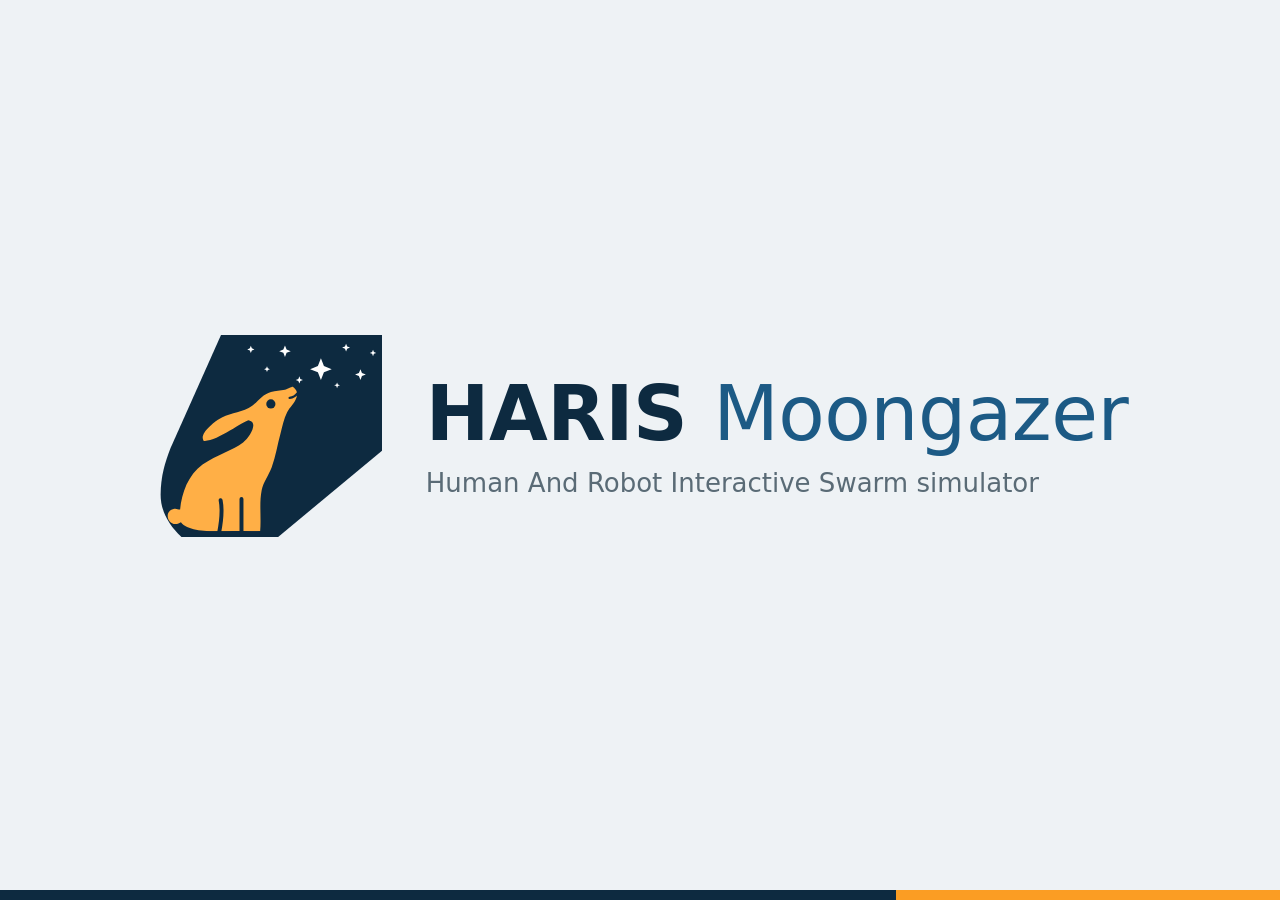
<file: tools/video/cards/card.html>
<!doctype html><html><head><meta charset="utf-8"><style>
html,body{margin:0;width:1280px;height:720px;overflow:hidden;background:#eef2f5;font-family:"Segoe UI",system-ui,Roboto,Arial,sans-serif;color:#17262f}
.wrap{position:absolute;inset:0;display:flex;align-items:center;justify-content:center;gap:44px}
.logo{width:230px;height:230px}
h1{margin:0;font-size:76px;letter-spacing:-.5px;color:#0d2a40;font-weight:800;line-height:1}
h1 span{font-weight:400;color:#1c5a85}
p{margin:16px 0 0;font-size:26px;color:#5a6b76}
.u{margin-top:26px;font-size:24px;color:#133d5b;font-weight:600}
.u small{display:block;font-weight:400;color:#5a6b76;font-size:20px;margin-top:6px}
.bar{position:absolute;left:0;right:0;bottom:0;height:10px;background:linear-gradient(90deg,#0d2a40 0,#0d2a40 70%,#fb9d23 70%)}
.k{position:absolute;top:34px;left:44px;font-size:18px;letter-spacing:2px;text-transform:uppercase;color:#e78404;font-weight:700}
</style></head><body>
<div class="k" id="k"></div>
<div class="wrap"><img class="logo" src="hare.svg"><div><h1>HARIS <span>Moongazer</span></h1><p id="t">Human And Robot Interactive Swarm simulator</p><div class="u" id="u"></div></div></div>
<div class="bar"></div>
<script>const q=new URLSearchParams(location.search);for(const k of ['k','t','u']){if(q.get(k)!==null)document.getElementById(k).innerHTML=q.get(k);}</script>
</body></html>
</file>
